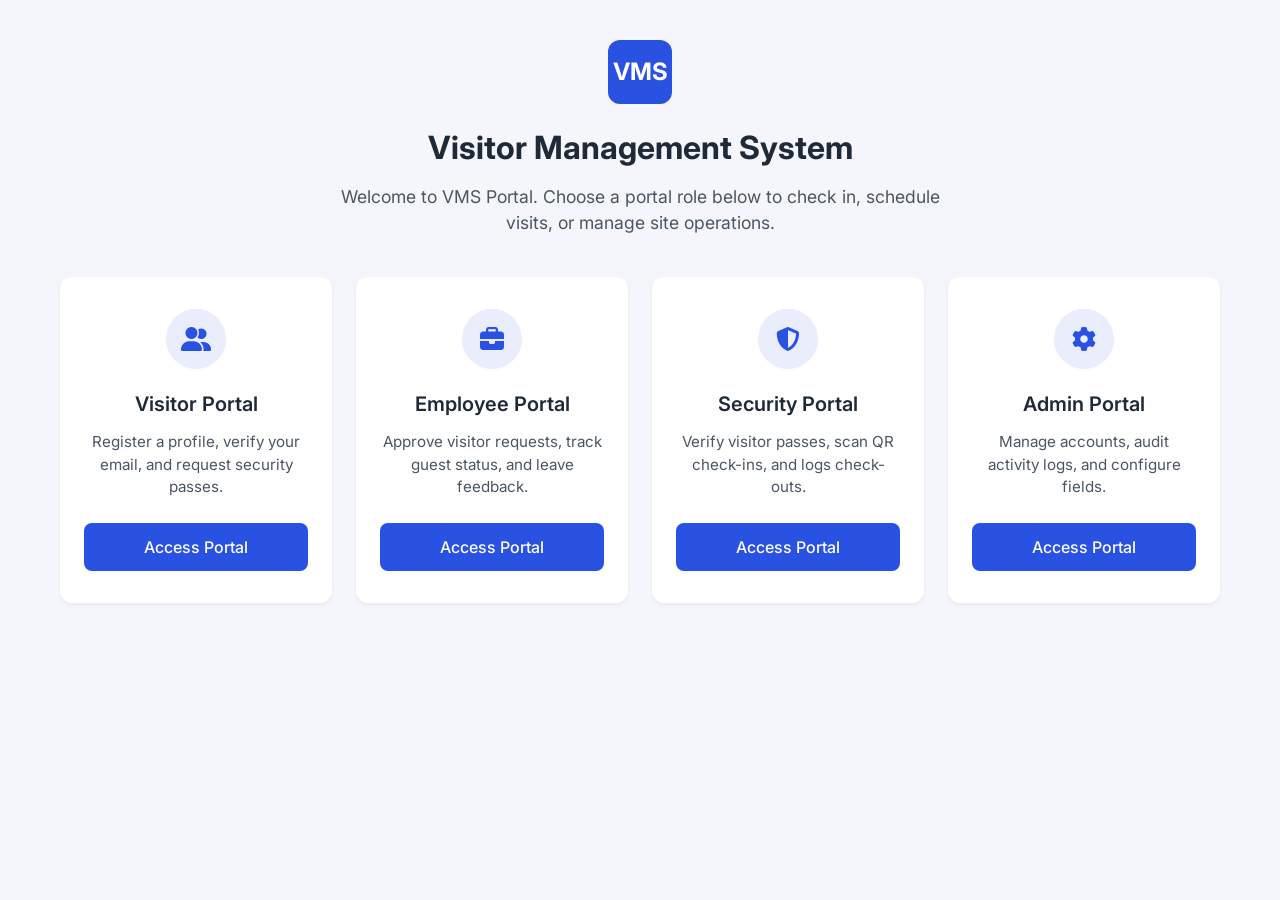
<file: index.html>
<!DOCTYPE html>
<html lang="en">

<head>
    <meta charset="UTF-8">
    <meta name="viewport" content="width=device-width, initial-scale=1.0">
    <title>VMS Portal - Landing</title>
    <link rel="stylesheet" href="css/landing.css">
    <link rel="stylesheet" href="https://cdnjs.cloudflare.com/ajax/libs/font-awesome/6.4.0/css/all.min.css">
</head>

<body>
    <div class="container">
        <header class="header-container">
            <div class="vms-logo">VMS</div>
            <h1 class="title">Visitor Management System</h1>
            <p class="subtitle">Welcome to VMS Portal. Choose a portal role below to check in, schedule visits, or
                manage site operations.</p>
        </header>

        <div class="portal-grid">
            <!-- Visitor Portal -->
            <div class="portal-card">
                <div class="icon-wrapper">
                    <i class="fa-solid fa-user-group"></i>
                </div>
                <h2 class="card-title">Visitor Portal</h2>
                <p class="card-desc">Register a profile, verify your email, and request security passes.</p>
                <a href="register.html" class="btn-primary">Access Portal</a>
            </div>

            <!-- Employee Portal -->
            <div class="portal-card">
                <div class="icon-wrapper">
                    <i class="fa-solid fa-briefcase"></i>
                </div>
                <h2 class="card-title">Employee Portal</h2>
                <p class="card-desc">Approve visitor requests, track guest status, and leave feedback.</p>
                <a href="login.html" class="btn-primary">Access Portal</a>
            </div>

            <!-- Security Portal -->
            <div class="portal-card">
                <div class="icon-wrapper">
                    <i class="fa-solid fa-shield-halved"></i>
                </div>
                <h2 class="card-title">Security Portal</h2>
                <p class="card-desc">Verify visitor passes, scan QR check-ins, and logs check-outs.</p>
                <a href="login.html" class="btn-primary">Access Portal</a>
            </div>

            <!-- Admin Portal -->
            <div class="portal-card">
                <div class="icon-wrapper">
                    <i class="fa-solid fa-gear"></i>
                </div>
                <h2 class="card-title">Admin Portal</h2>
                <p class="card-desc">Manage accounts, audit activity logs, and configure fields.</p>
                <a href="login.html" class="btn-primary">Access Portal</a>
            </div>
        </div>
    </div>
</body>

</html>
</file>
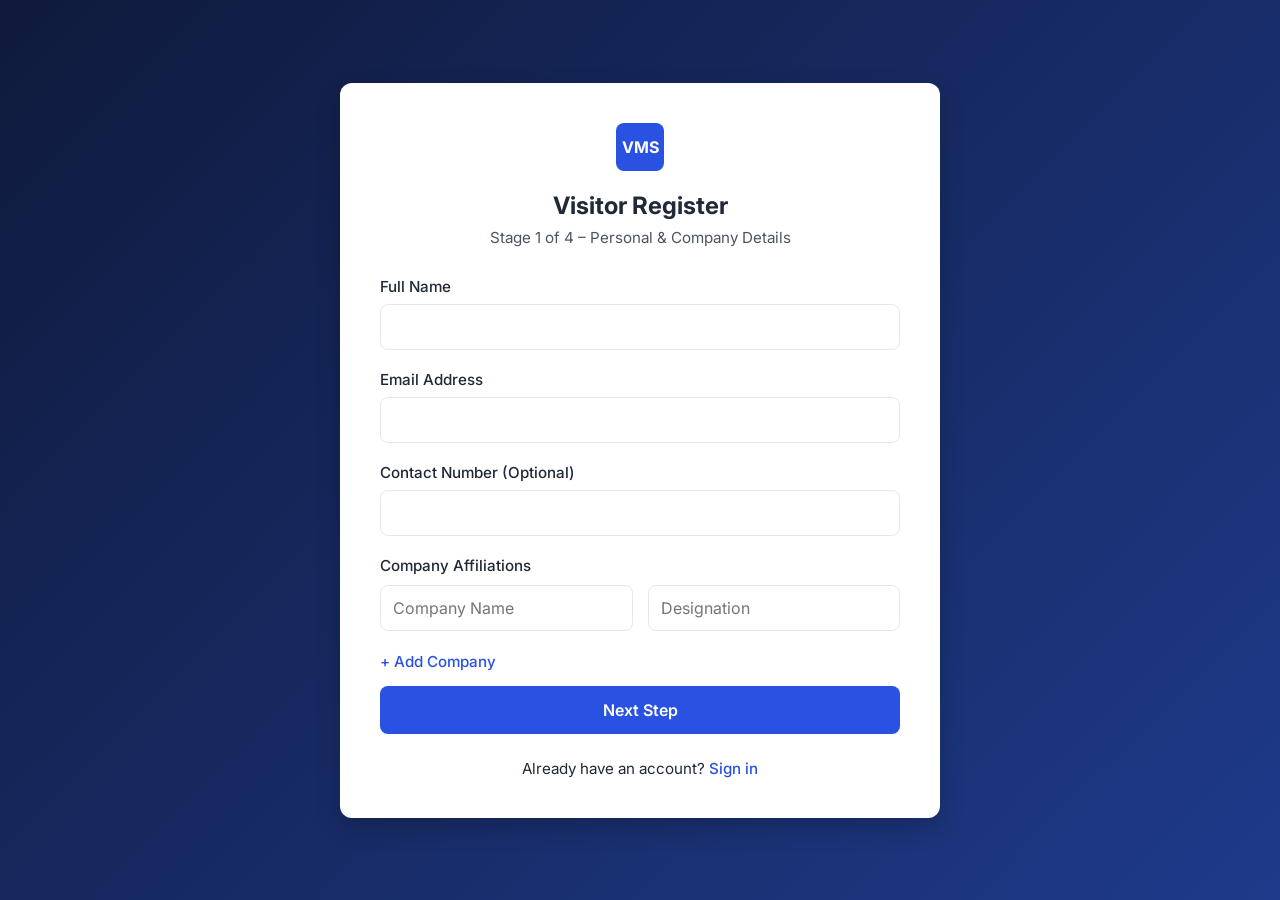
<file: register.html>
<!DOCTYPE html>
<html lang="en">

<head>
    <meta charset="UTF-8">
    <meta name="viewport" content="width=device-width, initial-scale=1.0">
    <title>Visitor Register - VMS Portal</title>
    <link rel="stylesheet" href="css/register.css">
</head>

<body>
    <div class="card-container">
        <div class="logo-badge">VMS</div>

        <div class="header">
            <h2>Visitor Register</h2>
            <p id="stage-subtitle">Stage 1 of 4 – Personal & Company Details</p>
        </div>

        <form id="register-form">

            <!-- STAGE 1 -->
            <div id="stage-1" class="stage">
                <div class="form-group">
                    <label>Full Name</label>
                    <input type="text" id="fullName" class="form-control" required>
                    <div class="error-msg">Full Name is required</div>
                </div>
                <div class="form-group">
                    <label>Email Address</label>
                    <input type="email" id="email" class="form-control" required>
                    <div class="error-msg">Valid email is required</div>
                </div>
                <div class="form-group">
                    <label>Contact Number (Optional)</label>
                    <input type="tel" id="contactNum" class="form-control">
                </div>

                <label style="font-weight: 500; font-size: 0.95rem; display: block; margin-bottom: 10px;">Company
                    Affiliations</label>
                <div id="affiliations-container" class="dynamic-rows-container">
                    <div class="company-row">
                        <div class="form-group">
                            <input type="text" class="form-control comp-name" placeholder="Company Name" required>
                        </div>
                        <div class="form-group">
                            <input type="text" class="form-control comp-desc" placeholder="Designation" required>
                        </div>
                        <button type="button" class="btn-remove-row hidden">&times;</button>
                    </div>
                </div>
                <a class="add-link" id="add-company">+ Add Company</a>

                <button type="button" class="btn-primary" id="btn-next-1">Next Step</button>
            </div>

            <!-- STAGE 2 -->
            <div id="stage-2" class="stage hidden">
                <div class="form-group">
                    <label>Host to Meet</label>
                    <input type="text" id="hostMeet" class="form-control" required>
                    <div class="error-msg">Host name is required</div>
                </div>
                <div class="form-group">
                    <label>Purpose of Visit</label>
                    <input type="text" id="purpose" class="form-control" required>
                    <div class="error-msg">Purpose is required</div>
                </div>
                <div class="form-group">
                    <label>Date & Time</label>
                    <input type="datetime-local" id="visitDateTime" class="form-control" required>
                    <div class="error-msg">Date and time are required</div>
                </div>

                <button type="button" class="btn-primary" id="btn-next-2">Next Step</button>
                <button type="button" class="btn-secondary btn-back" data-target="1">Back</button>
            </div>

            <!-- STAGE 3 -->
            <div id="stage-3" class="stage hidden">
                <div class="form-group">
                    <label>ID Type</label>
                    <select id="idType" class="form-control" required>
                        <option value="">Select ID Type</option>
                        <option value="Passport">Passport</option>
                        <option value="Driver License">Driver License</option>
                        <option value="National ID">National ID</option>
                    </select>
                    <div class="error-msg">ID Type is required</div>
                </div>
                <div class="form-group">
                    <label>ID Number</label>
                    <input type="text" id="idNum" class="form-control" required>
                    <div class="error-msg">ID Number is required</div>
                </div>
                <div class="form-group">
                    <label>Upload Photo ID</label>
                    <input type="file" id="idPhoto" class="form-control" accept="image/*">
                </div>

                <button type="button" class="btn-primary" id="btn-next-3">Review & Confirm</button>
                <button type="button" class="btn-secondary btn-back" data-target="2">Back</button>
            </div>

            <!-- STAGE 4 -->
            <div id="stage-4" class="stage hidden">
                <div id="summary-content" class="summary-block">
                    <!-- Populated by JS -->
                </div>

                <button type="submit" class="btn-primary" id="btn-submit">Submit Registration</button>
                <button type="button" class="btn-secondary btn-back" data-target="3">Back</button>
            </div>

            <!-- SUCCESS -->
            <div id="stage-success" class="stage hidden" style="text-align: center;">
                <h3 style="margin-bottom: 15px; color: var(--primary-blue);">Registration Successful!</h3>
                <p style="color: var(--text-secondary); margin-bottom: 25px;">Your visitor request has been submitted to
                    the host for approval. You will receive an email shortly.</p>
                <a href="index.html" class="btn-primary">Return to Home</a>
            </div>

        </form>

        <div class="footer" id="register-footer">
            Already have an account? <a href="login.html">Sign in</a>
        </div>
    </div>

    <script src="js/register.js"></script>
</body>

</html>
</file>
<file: css/landing.css>
@import url('https://fonts.googleapis.com/css2?family=Inter:wght@400;500;600;700&display=swap');

:root {
    --primary-blue: #2952e3;
    --primary-blue-hover: #1e3bb3;
    --bg-light-gray: #f4f6fb;
    --text-primary: #1f2937;
    --text-secondary: #4b5563;
    --white: #ffffff;
    --shadow-sm: 0 2px 4px rgba(0, 0, 0, 0.05);
    --shadow-md: 0 4px 12px rgba(0, 0, 0, 0.08);
    --radius-md: 8px;
    --radius-lg: 12px;
}

* {
    margin: 0;
    padding: 0;
    box-sizing: border-box;
    font-family: 'Inter', sans-serif;
}

body {
    background-color: var(--bg-light-gray);
    color: var(--text-primary);
    line-height: 1.5;
}

.container {
    max-width: 1200px;
    margin: 0 auto;
    padding: 40px 20px;
}

/* Header & Logo */
.header-container {
    text-align: center;
    margin-bottom: 40px;
}

.vms-logo {
    display: inline-flex;
    align-items: center;
    justify-content: center;
    background-color: var(--primary-blue);
    color: var(--white);
    font-weight: 700;
    font-size: 1.5rem;
    width: 64px;
    height: 64px;
    border-radius: var(--radius-lg);
    margin-bottom: 20px;
}

.title {
    font-size: 2rem;
    font-weight: 700;
    margin-bottom: 12px;
}

.subtitle {
    color: var(--text-secondary);
    font-size: 1.1rem;
    max-width: 600px;
    margin: 0 auto;
}

/* Grid */
.portal-grid {
    display: grid;
    grid-template-columns: repeat(4, 1fr);
    gap: 24px;
}

/* Card */
.portal-card {
    background: var(--white);
    border-radius: var(--radius-lg);
    padding: 32px 24px;
    text-align: center;
    box-shadow: var(--shadow-sm);
    transition: transform 0.2s ease, box-shadow 0.2s ease;
    display: flex;
    flex-direction: column;
}

.portal-card:hover {
    transform: translateY(-4px);
    box-shadow: var(--shadow-md);
}

.icon-wrapper {
    width: 60px;
    height: 60px;
    background: rgba(41, 82, 227, 0.1);
    color: var(--primary-blue);
    border-radius: 50%;
    display: flex;
    align-items: center;
    justify-content: center;
    margin: 0 auto 20px;
    font-size: 1.5rem;
}

.card-title {
    font-size: 1.25rem;
    font-weight: 600;
    margin-bottom: 12px;
}

.card-desc {
    color: var(--text-secondary);
    font-size: 0.95rem;
    margin-bottom: 24px;
    flex-grow: 1;
}

.btn-primary {
    display: inline-block;
    background: var(--primary-blue);
    color: var(--white);
    text-decoration: none;
    font-weight: 500;
    padding: 12px 0;
    border-radius: var(--radius-md);
    transition: background 0.2s ease;
    width: 100%;
}

.btn-primary:hover {
    background: var(--primary-blue-hover);
}

/* Mobile Responsive */
@media (max-width: 992px) {
    .portal-grid {
        grid-template-columns: repeat(2, 1fr);
    }
}

@media (max-width: 600px) {
    .portal-grid {
        grid-template-columns: 1fr;
    }

    .title {
        font-size: 1.5rem;
    }
}
</file>
<file: css/register.css>
@import url('https://fonts.googleapis.com/css2?family=Inter:wght@400;500;600;700&display=swap');

:root {
    --primary-blue: #2952e3;
    --primary-blue-hover: #1e3bb3;
    --bg-gradient: linear-gradient(135deg, #0f1a3c 0%, #1e3a8a 100%);
    --text-primary: #1f2937;
    --text-secondary: #4b5563;
    --text-light: #9ca3af;
    --white: #ffffff;
    --error: #ef4444;
    --border-color: #e5e7eb;
    --shadow-lg: 0 10px 25px rgba(0, 0, 0, 0.2);
    --radius-lg: 12px;
    --radius-md: 8px;
}

* {
    margin: 0;
    padding: 0;
    box-sizing: border-box;
    font-family: 'Inter', sans-serif;
}

body {
    background: var(--bg-gradient);
    color: var(--text-primary);
    min-height: 100vh;
    display: flex;
    align-items: center;
    justify-content: center;
    padding: 20px;
}

.card-container {
    background: var(--white);
    border-radius: var(--radius-lg);
    box-shadow: var(--shadow-lg);
    width: 100%;
    max-width: 600px;
    padding: 40px;
    position: relative;
}

.logo-badge {
    background-color: var(--primary-blue);
    color: var(--white);
    width: 48px;
    height: 48px;
    border-radius: var(--radius-md);
    display: flex;
    align-items: center;
    justify-content: center;
    font-weight: 700;
    margin: 0 auto 20px;
}

.header {
    text-align: center;
    margin-bottom: 30px;
}

.header h2 {
    font-size: 1.5rem;
    margin-bottom: 8px;
}

.header p {
    color: var(--text-secondary);
    font-size: 0.95rem;
}

/* Form Styles */
.form-group {
    margin-bottom: 20px;
}

.form-group label {
    display: block;
    font-weight: 500;
    margin-bottom: 8px;
    font-size: 0.95rem;
}

.form-control {
    width: 100%;
    padding: 12px;
    border: 1px solid var(--border-color);
    border-radius: var(--radius-md);
    font-size: 1rem;
    outline: none;
    transition: border-color 0.2s;
}

.form-control:focus {
    border-color: var(--primary-blue);
}

.form-control.error {
    border-color: var(--error);
}

.error-msg {
    color: var(--error);
    font-size: 0.85rem;
    margin-top: 5px;
    display: none;
}

/* Dynamic Rows */
.dynamic-rows-container {
    margin-bottom: 20px;
}

.company-row {
    display: flex;
    gap: 15px;
    margin-bottom: 15px;
    align-items: flex-end;
}

.company-row .form-group {
    margin-bottom: 0;
    flex: 1;
}

.btn-remove-row {
    background: none;
    border: none;
    color: var(--text-light);
    font-size: 1.5rem;
    cursor: pointer;
    padding: 10px;
    line-height: 1;
}

.btn-remove-row:hover {
    color: var(--error);
}

.add-link {
    color: var(--primary-blue);
    cursor: pointer;
    font-size: 0.95rem;
    font-weight: 500;
    display: inline-block;
    margin-bottom: 15px;
}

/* Buttons */
.btn-primary {
    width: 100%;
    background: var(--primary-blue);
    color: var(--white);
    padding: 14px;
    border: none;
    border-radius: var(--radius-md);
    font-size: 1rem;
    font-weight: 600;
    cursor: pointer;
    transition: background 0.2s;
}

.btn-primary:hover:not(:disabled) {
    background: var(--primary-blue-hover);
}

.btn-primary:disabled {
    background: var(--text-light);
    cursor: not-allowed;
}

.btn-secondary {
    width: 100%;
    background: transparent;
    color: var(--text-secondary);
    padding: 14px;
    border: 1px solid var(--border-color);
    border-radius: var(--radius-md);
    font-size: 1rem;
    font-weight: 600;
    cursor: pointer;
    margin-top: 10px;
}

.btn-secondary:hover {
    background: var(--bg-light-gray);
    color: var(--text-primary);
}

/* Footer */
.footer {
    text-align: center;
    margin-top: 25px;
    font-size: 0.95rem;
}

.footer a {
    color: var(--primary-blue);
    text-decoration: none;
    font-weight: 500;
}

/* Utils */
.hidden {
    display: none !important;
}

.summary-block {
    background: var(--bg-light-gray);
    padding: 20px;
    border-radius: var(--radius-md);
    margin-bottom: 20px;
}

.summary-item {
    margin-bottom: 10px;
    font-size: 0.95rem;
}

.summary-item span {
    font-weight: 600;
}
</file>
